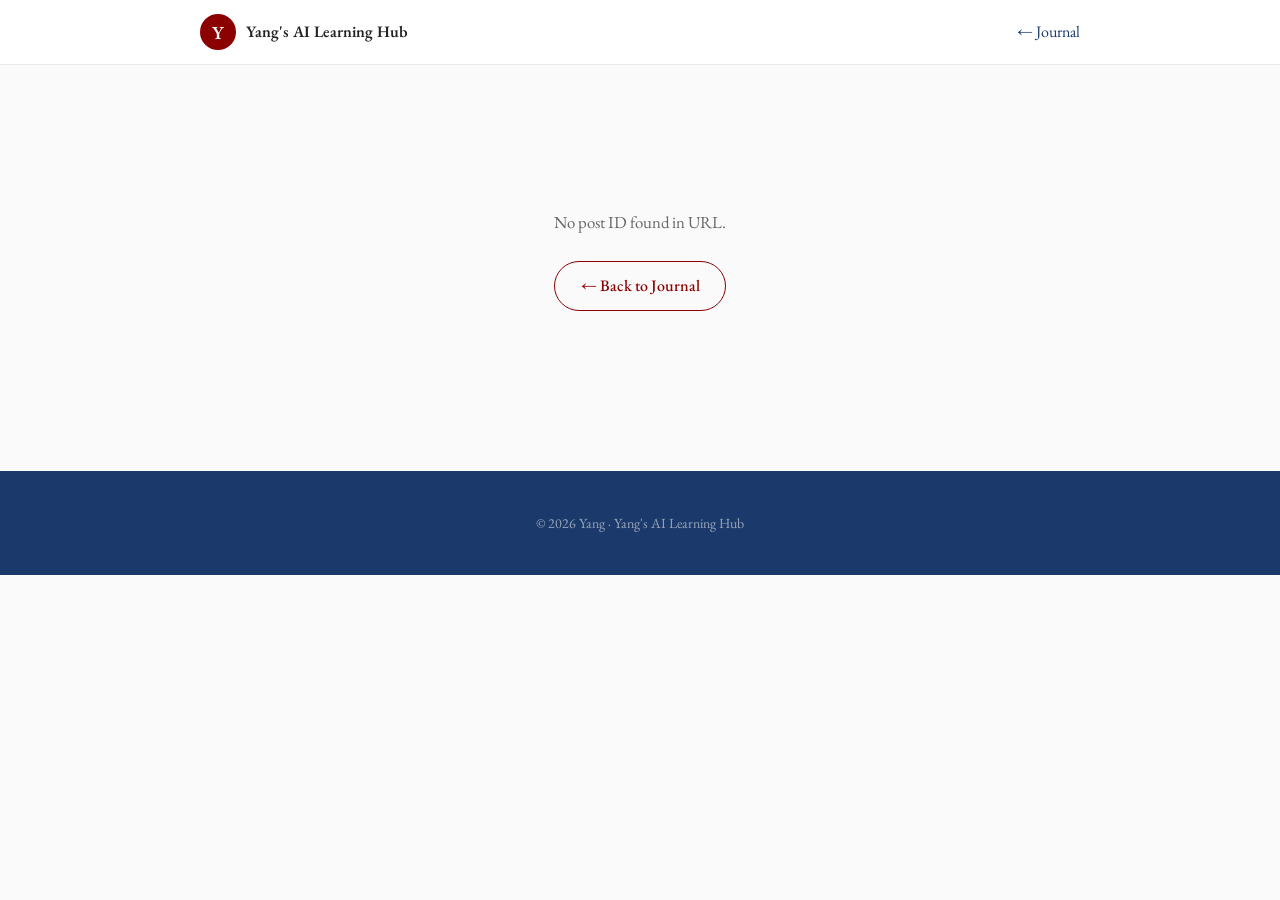
<file: post.html>
<!DOCTYPE html>
<html lang="en">
<head>
  <meta charset="UTF-8">
  <meta name="viewport" content="width=device-width, initial-scale=1.0">
  <meta name="description" content="">
  <title>Loading… — Yang's AI Learning Hub</title>
  <link rel="icon" href="assets/favicon.svg" type="image/svg+xml">
  <link rel="preconnect" href="https://fonts.googleapis.com">
  <link rel="preconnect" href="https://fonts.gstatic.com" crossorigin>
  <link href="https://fonts.googleapis.com/css2?family=EB+Garamond:wght@400;500;600&display=swap" rel="stylesheet">
  <link rel="stylesheet" href="css/styles.css">
  <link rel="stylesheet" href="css/post.css">
</head>
<body>

  <!-- Nav (back to journal) -->
  <nav aria-label="Primary navigation">
    <div class="nav-inner">
      <a href="index.html#journal" class="nav-logo" aria-label="Back to Yang's AI Learning Hub">
        <div class="logo-monogram" aria-hidden="true">Y</div>
        <span class="nav-logo-text">Yang's AI Learning Hub</span>
      </a>
      <ul class="nav-links" role="list">
        <li><a href="index.html#journal">&larr; Journal</a></li>
      </ul>
    </div>
  </nav>

  <main>
    <article id="post-content" class="post-wrap">
      <p style="color: var(--muted); text-align: center; padding: 4rem 0;">Loading&hellip;</p>
    </article>
  </main>

  <footer>
    <div class="footer-inner">
      <p class="footer-copy">&copy; 2026 Yang &middot; Yang's AI Learning Hub</p>
    </div>
  </footer>

  <script src="js/post-loader.js"></script>

</body>
</html>
</file>
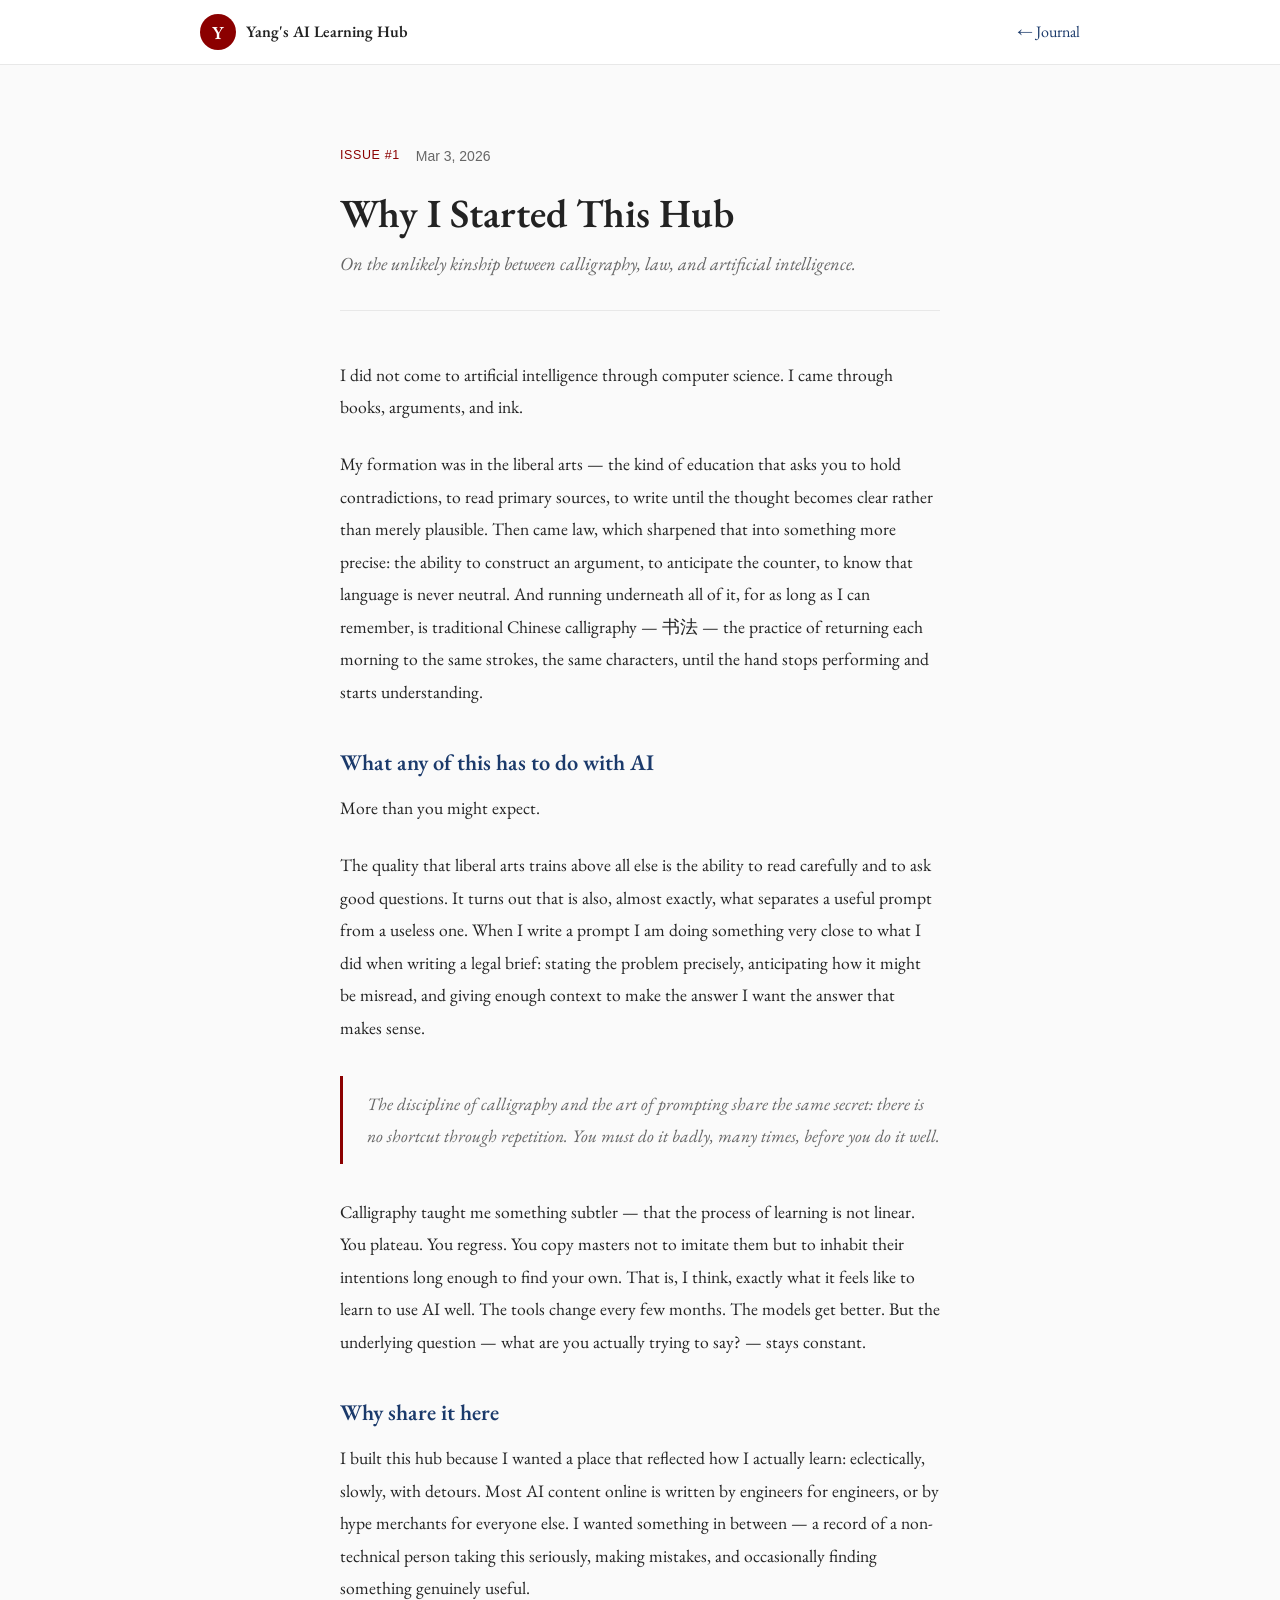
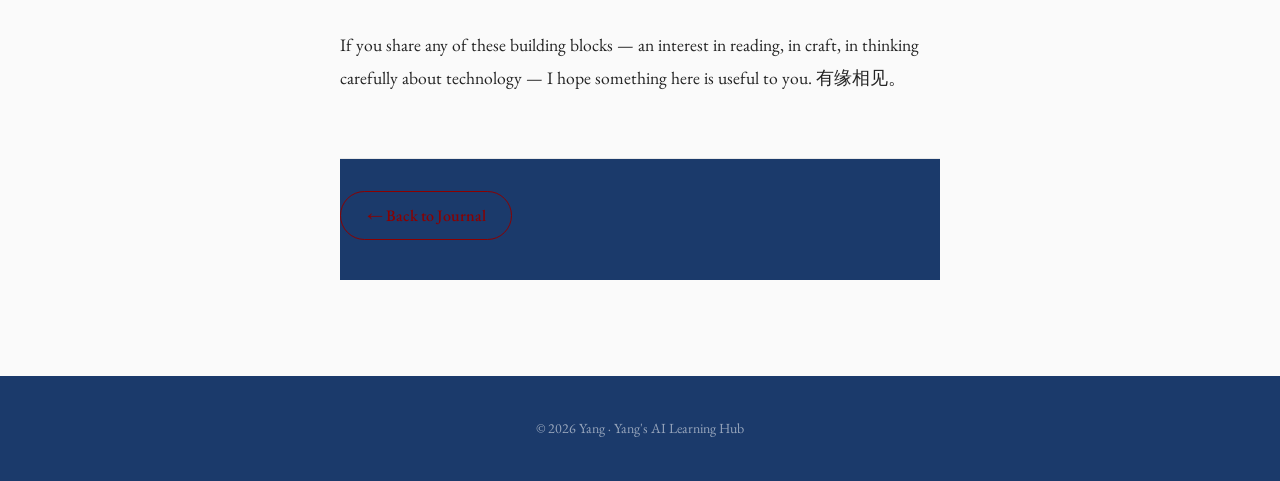
<file: posts/001-why-i-started.html>
<!DOCTYPE html>
<html lang="en">
<head>
  <meta charset="UTF-8">
  <meta name="viewport" content="width=device-width, initial-scale=1.0">
  <meta name="description" content="Why I started this hub — and what a liberal arts background, law, and calligraphy have to do with artificial intelligence.">
  <title>Why I Started This Hub — Yang's AI Learning Hub</title>
  <link rel="icon" href="../assets/favicon.svg" type="image/svg+xml">
  <link rel="preconnect" href="https://fonts.googleapis.com">
  <link rel="preconnect" href="https://fonts.gstatic.com" crossorigin>
  <link href="https://fonts.googleapis.com/css2?family=EB+Garamond:wght@400;500;600&display=swap" rel="stylesheet">
  <link rel="stylesheet" href="../css/styles.css">
  <link rel="stylesheet" href="../css/post.css">
</head>
<body>

  <nav aria-label="Primary navigation">
    <div class="nav-inner">
      <a href="../index.html#journal" class="nav-logo" aria-label="Back to Yang's AI Learning Hub">
        <div class="logo-monogram" aria-hidden="true">Y</div>
        <span class="nav-logo-text">Yang's AI Learning Hub</span>
      </a>
      <ul class="nav-links" role="list">
        <li><a href="../index.html#journal">&larr; Journal</a></li>
      </ul>
    </div>
  </nav>

  <main>
    <article class="post-wrap">

      <header class="post-header">
        <div class="post-kicker">
          <span class="journal-issue">Issue #1</span>
          <time class="journal-date" datetime="2026-03-03">Mar 3, 2026</time>
        </div>
        <h1 class="post-title">Why I Started This Hub</h1>
        <p class="post-subtitle">On the unlikely kinship between calligraphy, law, and artificial intelligence.</p>
      </header>

      <div class="post-body">

        <p>
          I did not come to artificial intelligence through computer science.
          I came through books, arguments, and ink.
        </p>

        <p>
          My formation was in the liberal arts — the kind of education that asks you
          to hold contradictions, to read primary sources, to write until the thought
          becomes clear rather than merely plausible. Then came law, which sharpened
          that into something more precise: the ability to construct an argument, to
          anticipate the counter, to know that language is never neutral.
          And running underneath all of it, for as long as I can remember, is
          traditional Chinese calligraphy — 书法 — the practice of returning
          each morning to the same strokes, the same characters, until the hand
          stops performing and starts understanding.
        </p>

        <h2>What any of this has to do with AI</h2>

        <p>
          More than you might expect.
        </p>

        <p>
          The quality that liberal arts trains above all else is the ability to read
          carefully and to ask good questions. It turns out that is also, almost exactly,
          what separates a useful prompt from a useless one. When I write a prompt I am
          doing something very close to what I did when writing a legal brief: stating
          the problem precisely, anticipating how it might be misread, and giving enough
          context to make the answer I want the answer that makes sense.
        </p>

        <blockquote>
          The discipline of calligraphy and the art of prompting share the same secret:
          there is no shortcut through repetition. You must do it badly, many times,
          before you do it well.
        </blockquote>

        <p>
          Calligraphy taught me something subtler — that the process of learning
          is not linear. You plateau. You regress. You copy masters not to imitate them
          but to inhabit their intentions long enough to find your own. That is, I think,
          exactly what it feels like to learn to use AI well. The tools change every few
          months. The models get better. But the underlying question — what are you
          actually trying to say? — stays constant.
        </p>

        <h2>Why share it here</h2>

        <p>
          I built this hub because I wanted a place that reflected how I actually learn:
          eclectically, slowly, with detours. Most AI content online is written by engineers
          for engineers, or by hype merchants for everyone else. I wanted something in between —
          a record of a non-technical person taking this seriously, making mistakes,
          and occasionally finding something genuinely useful.
        </p>

        <p>
          If you share any of these building blocks — an interest in reading, in craft,
          in thinking carefully about technology — I hope something here is useful to you.
          有缘相见。
        </p>

      </div>

      <footer class="post-footer">
        <a href="../index.html#journal" class="btn btn-ghost">&larr; Back to Journal</a>
      </footer>

    </article>
  </main>

  <footer>
    <div class="footer-inner">
      <p class="footer-copy">&copy; 2026 Yang &middot; Yang's AI Learning Hub</p>
    </div>
  </footer>

</body>
</html>
</file>
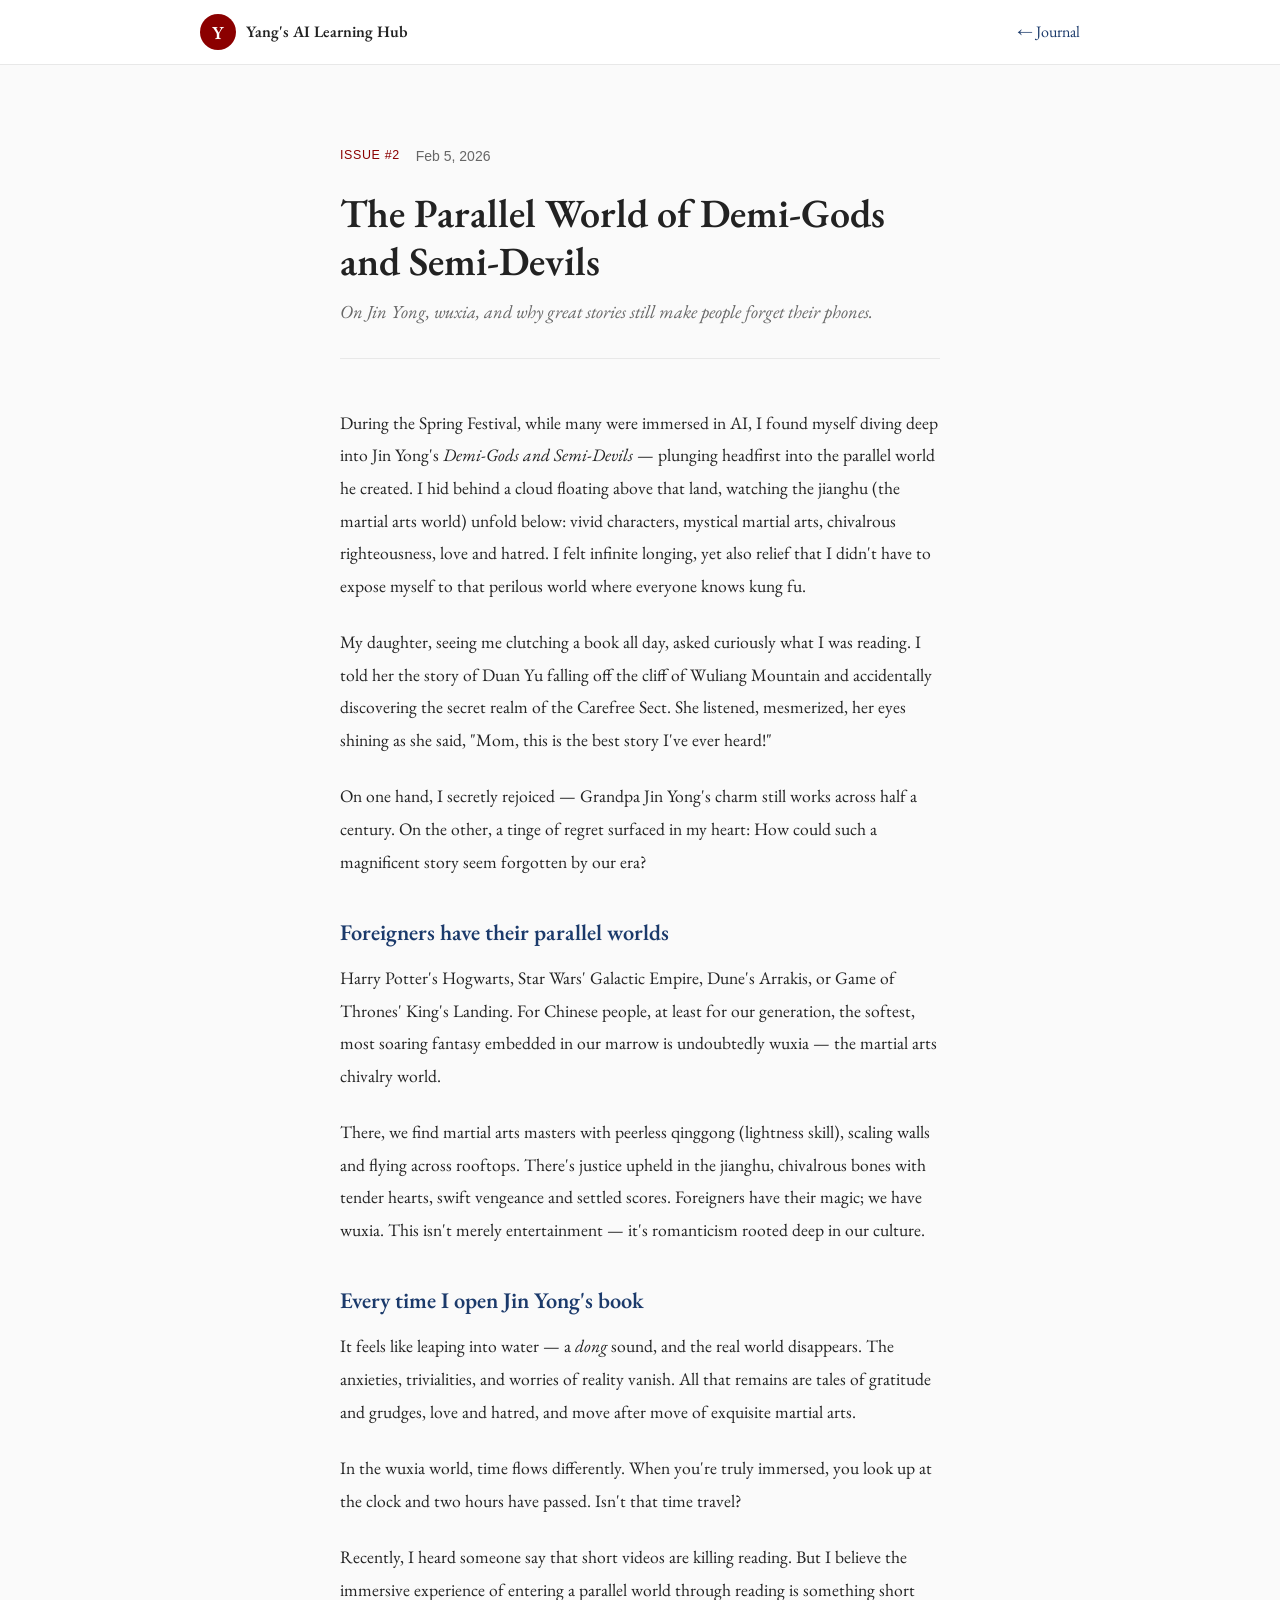
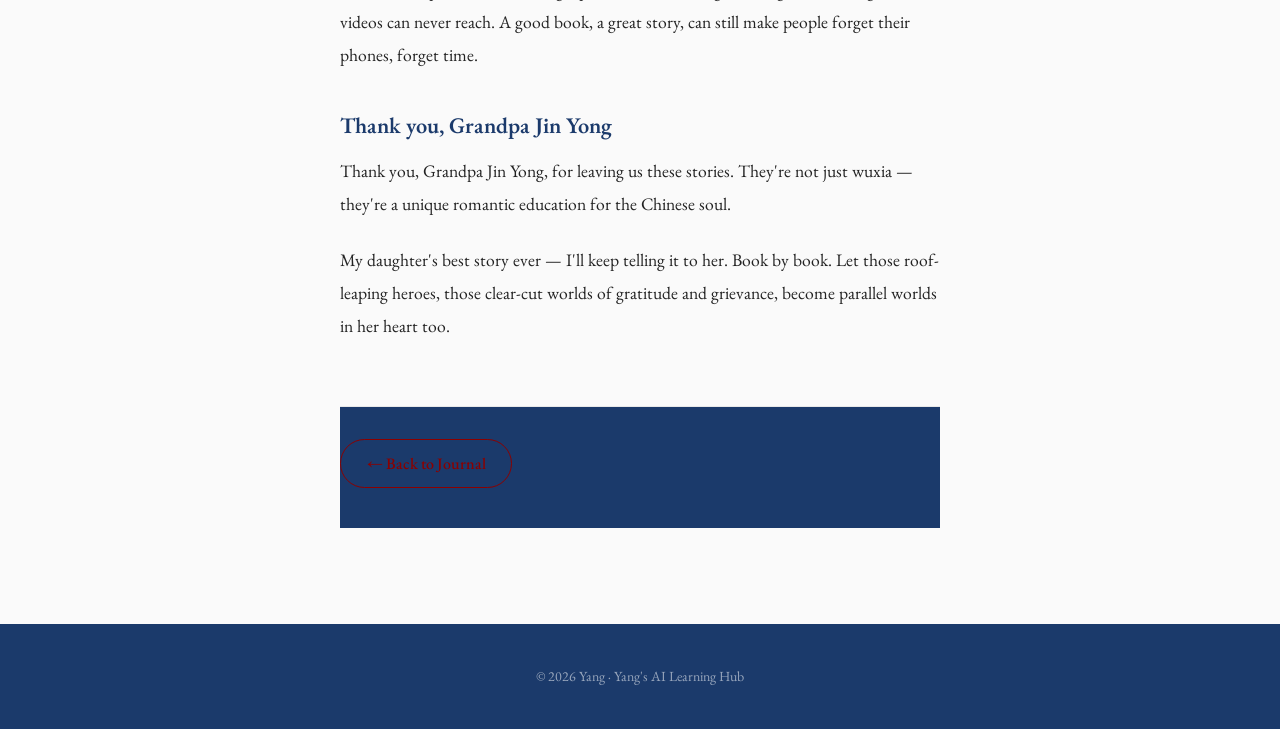
<file: posts/002-demi-gods-semi-devils.html>
<!DOCTYPE html>
<html lang="en">
<head>
  <meta charset="UTF-8">
  <meta name="viewport" content="width=device-width, initial-scale=1.0">
  <meta name="description" content="On Jin Yong's Demi-Gods and Semi-Devils, the wuxia parallel world, and why great stories still make people forget their phones.">
  <title>The Parallel World of Demi-Gods and Semi-Devils — Yang's AI Learning Hub</title>
  <link rel="icon" href="../assets/favicon.svg" type="image/svg+xml">
  <link rel="preconnect" href="https://fonts.googleapis.com">
  <link rel="preconnect" href="https://fonts.gstatic.com" crossorigin>
  <link href="https://fonts.googleapis.com/css2?family=EB+Garamond:wght@400;500;600&display=swap" rel="stylesheet">
  <link rel="stylesheet" href="../css/styles.css">
  <link rel="stylesheet" href="../css/post.css">
</head>
<body>

  <nav aria-label="Primary navigation">
    <div class="nav-inner">
      <a href="../index.html#journal" class="nav-logo" aria-label="Back to Yang's AI Learning Hub">
        <div class="logo-monogram" aria-hidden="true">Y</div>
        <span class="nav-logo-text">Yang's AI Learning Hub</span>
      </a>
      <ul class="nav-links" role="list">
        <li><a href="../index.html#journal">&larr; Journal</a></li>
      </ul>
    </div>
  </nav>

  <main>
    <article class="post-wrap">

      <header class="post-header">
        <div class="post-kicker">
          <span class="journal-issue">Issue #2</span>
          <time class="journal-date" datetime="2026-02-05">Feb 5, 2026</time>
        </div>
        <h1 class="post-title">The Parallel World of Demi-Gods and Semi-Devils</h1>
        <p class="post-subtitle">On Jin Yong, wuxia, and why great stories still make people forget their phones.</p>
      </header>

      <div class="post-body">

        <p>
          During the Spring Festival, while many were immersed in AI, I found myself
          diving deep into Jin Yong's <em>Demi-Gods and Semi-Devils</em> — plunging
          headfirst into the parallel world he created. I hid behind a cloud floating
          above that land, watching the jianghu (the martial arts world) unfold below:
          vivid characters, mystical martial arts, chivalrous righteousness, love and
          hatred. I felt infinite longing, yet also relief that I didn't have to expose
          myself to that perilous world where everyone knows kung fu.
        </p>

        <p>
          My daughter, seeing me clutching a book all day, asked curiously what I was
          reading. I told her the story of Duan Yu falling off the cliff of Wuliang
          Mountain and accidentally discovering the secret realm of the Carefree Sect.
          She listened, mesmerized, her eyes shining as she said,
          "Mom, this is the best story I've ever heard!"
        </p>

        <p>
          On one hand, I secretly rejoiced — Grandpa Jin Yong's charm still works
          across half a century. On the other, a tinge of regret surfaced in my heart:
          How could such a magnificent story seem forgotten by our era?
        </p>

        <h2>Foreigners have their parallel worlds</h2>

        <p>
          Harry Potter's Hogwarts, Star Wars' Galactic Empire, Dune's Arrakis, or
          Game of Thrones' King's Landing. For Chinese people, at least for our
          generation, the softest, most soaring fantasy embedded in our marrow is
          undoubtedly wuxia — the martial arts chivalry world.
        </p>

        <p>
          There, we find martial arts masters with peerless qinggong (lightness skill),
          scaling walls and flying across rooftops. There's justice upheld in the jianghu,
          chivalrous bones with tender hearts, swift vengeance and settled scores.
          Foreigners have their magic; we have wuxia. This isn't merely entertainment —
          it's romanticism rooted deep in our culture.
        </p>

        <h2>Every time I open Jin Yong's book</h2>

        <p>
          It feels like leaping into water — a <em>dong</em> sound, and the real world
          disappears. The anxieties, trivialities, and worries of reality vanish. All
          that remains are tales of gratitude and grudges, love and hatred, and move
          after move of exquisite martial arts.
        </p>

        <p>
          In the wuxia world, time flows differently. When you're truly immersed, you
          look up at the clock and two hours have passed. Isn't that time travel?
        </p>

        <p>
          Recently, I heard someone say that short videos are killing reading. But I
          believe the immersive experience of entering a parallel world through reading
          is something short videos can never reach. A good book, a great story, can
          still make people forget their phones, forget time.
        </p>

        <h2>Thank you, Grandpa Jin Yong</h2>

        <p>
          Thank you, Grandpa Jin Yong, for leaving us these stories. They're not just
          wuxia — they're a unique romantic education for the Chinese soul.
        </p>

        <p>
          My daughter's best story ever — I'll keep telling it to her. Book by book.
          Let those roof-leaping heroes, those clear-cut worlds of gratitude and
          grievance, become parallel worlds in her heart too.
        </p>

      </div>

      <footer class="post-footer">
        <a href="../index.html#journal" class="btn btn-ghost">&larr; Back to Journal</a>
      </footer>

    </article>
  </main>

  <footer>
    <div class="footer-inner">
      <p class="footer-copy">&copy; 2026 Yang &middot; Yang's AI Learning Hub</p>
    </div>
  </footer>

</body>
</html>
</file>
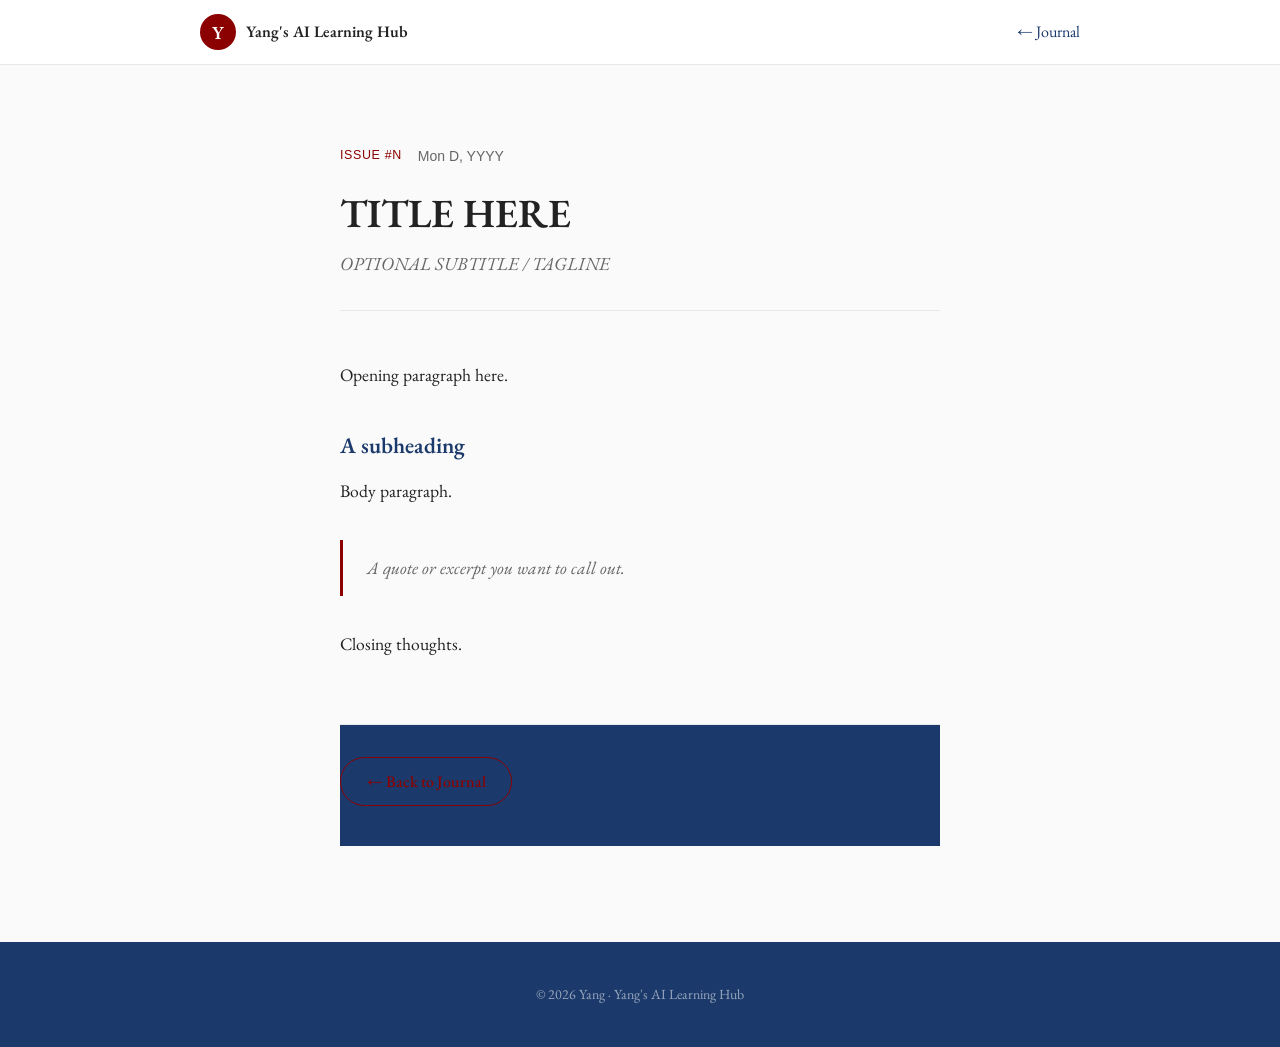
<file: posts/_template.html>
<!DOCTYPE html>
<html lang="en">
<head>
  <meta charset="UTF-8">
  <meta name="viewport" content="width=device-width, initial-scale=1.0">
  <meta name="description" content="DESCRIPTION HERE">
  <title>TITLE HERE — Yang's AI Learning Hub</title>
  <link rel="icon" href="../assets/favicon.svg" type="image/svg+xml">
  <link rel="preconnect" href="https://fonts.googleapis.com">
  <link rel="preconnect" href="https://fonts.gstatic.com" crossorigin>
  <link href="https://fonts.googleapis.com/css2?family=EB+Garamond:wght@400;500;600&display=swap" rel="stylesheet">
  <link rel="stylesheet" href="../css/styles.css">
  <link rel="stylesheet" href="../css/post.css">
</head>
<body>

  <!-- Nav (back to hub) -->
  <nav aria-label="Primary navigation">
    <div class="nav-inner">
      <a href="../index.html#journal" class="nav-logo" aria-label="Back to Yang's AI Learning Hub">
        <div class="logo-monogram" aria-hidden="true">Y</div>
        <span class="nav-logo-text">Yang's AI Learning Hub</span>
      </a>
      <ul class="nav-links" role="list">
        <li><a href="../index.html#journal">&larr; Journal</a></li>
      </ul>
    </div>
  </nav>

  <main>
    <article class="post-wrap">

      <!-- Header -->
      <header class="post-header">
        <div class="post-kicker">
          <span class="journal-issue">Issue #N</span>
          <time class="journal-date" datetime="YYYY-MM-DD">Mon D, YYYY</time>
        </div>
        <h1 class="post-title">TITLE HERE</h1>
        <p class="post-subtitle">OPTIONAL SUBTITLE / TAGLINE</p>
      </header>

      <!-- Body — write freely below, use <p>, <h2>, <h3>, <blockquote>, <ul> -->
      <div class="post-body">

        <p>
          Opening paragraph here.
        </p>

        <h2>A subheading</h2>

        <p>
          Body paragraph.
        </p>

        <blockquote>
          A quote or excerpt you want to call out.
        </blockquote>

        <p>
          Closing thoughts.
        </p>

      </div>

      <!-- Footer nav -->
      <footer class="post-footer">
        <a href="../index.html#journal" class="btn btn-ghost">&larr; Back to Journal</a>
      </footer>

    </article>
  </main>

  <footer>
    <div class="footer-inner">
      <p class="footer-copy">&copy; 2026 Yang &middot; Yang's AI Learning Hub</p>
    </div>
  </footer>

</body>
</html>
</file>
<file: css/styles.css>
/* ============================================================
   DESIGN TOKENS
   ============================================================ */
:root {
  --bg:       #FAFAFA;
  --white:    #FFFFFF;
  --primary:  #8B0000;
  --primary-dark: #6B0000;
  --accent:   #1B3A6B;
  --accent-light: #E8EEF8;
  --text:     #222222;
  --muted:    #666666;
  --border:   #E8E8E8;

  --font-serif: "EB Garamond", Garamond, "Times New Roman", serif;
  --font-cjk:   "Microsoft YaHei", "微软雅黑", sans-serif;

  --max-width: 960px;
  --section-pad: 6rem 0;
  --card-pad: 1.75rem;
  --radius-card: 12px;
  --radius-pill: 9999px;

  --shadow-card: 0 2px 12px rgba(0,0,0,0.07);
  --shadow-card-hover: 0 6px 24px rgba(0,0,0,0.13);
}

/* ============================================================
   RESET & BASE
   ============================================================ */
*, *::before, *::after {
  box-sizing: border-box;
  margin: 0;
  padding: 0;
}

html {
  scroll-behavior: smooth;
  font-size: 16px;
}

body {
  background: var(--bg);
  color: var(--text);
  font-family: var(--font-serif);
  font-size: 1.05rem;
  line-height: 1.75;
  -webkit-font-smoothing: antialiased;
}

a {
  color: inherit;
  text-decoration: none;
}

img, svg { display: block; max-width: 100%; }

h1, h2, h3, h4 {
  font-family: var(--font-serif);
  font-weight: 600;
  line-height: 1.25;
  color: var(--text);
}

h1 { font-size: 3rem; }
h2 { font-size: 2rem;   color: var(--accent); }
h3 { font-size: 1.4rem; }

p { font-size: 1.05rem; color: var(--text); }

/* ============================================================
   LAYOUT HELPERS
   ============================================================ */
.container {
  max-width: var(--max-width);
  margin: 0 auto;
  padding: 0 2.5rem;
}

.section {
  padding: var(--section-pad);
}

/* ============================================================
   BUTTONS
   ============================================================ */
.btn {
  display: inline-block;
  padding: 0.6rem 1.6rem;
  border-radius: var(--radius-pill);
  font-family: var(--font-serif);
  font-size: 1rem;
  font-weight: 500;
  cursor: pointer;
  transition: background 0.18s, color 0.18s, transform 0.15s, box-shadow 0.18s;
  border: none;
  text-decoration: none;
}

.btn-primary {
  background: var(--primary);
  color: var(--white);
}

.btn-primary:hover {
  background: var(--primary-dark);
  transform: translateY(-1px);
  box-shadow: 0 4px 12px rgba(139,0,0,0.25);
}

.btn-ghost {
  background: transparent;
  color: var(--primary);
  border: 1.5px solid var(--primary);
}

.btn-ghost:hover {
  background: var(--primary);
  color: var(--white);
  transform: translateY(-1px);
}

/* ============================================================
   NAVIGATION
   ============================================================ */
nav {
  position: sticky;
  top: 0;
  z-index: 100;
  background: var(--white);
  box-shadow: 0 1px 0 var(--border);
}

.nav-inner {
  max-width: var(--max-width);
  margin: 0 auto;
  padding: 0 2.5rem;
  height: 64px;
  display: flex;
  align-items: center;
  justify-content: space-between;
}

/* Logo */
.nav-logo {
  display: flex;
  align-items: center;
  gap: 0.65rem;
  text-decoration: none;
  color: var(--text);
}

.logo-monogram {
  width: 36px;
  height: 36px;
  border-radius: 50%;
  background: var(--primary);
  display: flex;
  align-items: center;
  justify-content: center;
  color: white;
  font-family: var(--font-serif);
  font-size: 1.15rem;
  font-weight: 600;
  flex-shrink: 0;
}

.nav-logo-text {
  font-family: var(--font-serif);
  font-size: 1rem;
  font-weight: 600;
  color: var(--text);
  white-space: nowrap;
}

/* Nav links */
.nav-links {
  display: flex;
  align-items: center;
  gap: 2rem;
  list-style: none;
}

.nav-links a {
  font-family: var(--font-serif);
  font-size: 1rem;
  color: var(--accent);
  text-decoration: none;
  position: relative;
  padding-bottom: 2px;
  transition: color 0.15s;
}

.nav-links a::after {
  content: '';
  position: absolute;
  bottom: 0;
  left: 0;
  width: 0;
  height: 1.5px;
  background: var(--primary);
  transition: width 0.2s;
}

.nav-links a:hover { color: var(--primary); }
.nav-links a:hover::after { width: 100%; }
.nav-links a.active { color: var(--primary); }
.nav-links a.active::after { width: 100%; }

/* Hamburger */
.nav-hamburger {
  display: none;
  flex-direction: column;
  gap: 5px;
  cursor: pointer;
  background: none;
  border: none;
  padding: 4px;
}

.nav-hamburger span {
  display: block;
  width: 24px;
  height: 2px;
  background: var(--text);
  border-radius: 2px;
  transition: transform 0.2s, opacity 0.2s;
}

/* Mobile nav dropdown */
.nav-mobile {
  display: none;
  flex-direction: column;
  background: var(--white);
  border-top: 1px solid var(--border);
  padding: 1rem 2.5rem;
  gap: 1rem;
}

.nav-mobile a {
  color: var(--accent);
  font-size: 1.05rem;
  font-family: var(--font-serif);
  padding: 0.25rem 0;
}

.nav-mobile a:hover { color: var(--primary); }
.nav-mobile.open { display: flex; }

/* ============================================================
   HERO / ABOUT
   ============================================================ */
#about {
  padding: 7rem 0 6rem;
  text-align: center;
}

.hero-inner {
  max-width: 680px;
  margin: 0 auto;
  padding: 0 2.5rem;
}

/* Portrait */
.hero-portrait-wrap {
  margin: 0 auto 2rem;
  width: 156px;
  height: 156px;
  border-radius: 50%;
  padding: 3px;
  background: linear-gradient(135deg, #8B0000 0%, #1B3A6B 100%);
}

.hero-portrait {
  width: 100%;
  height: 100%;
  border-radius: 50%;
  object-fit: cover;
  object-position: center 18%;
  border: 3px solid var(--white);
  display: block;
}

.hero-eyebrow {
  display: inline-block;
  font-family: var(--font-cjk);
  font-size: 0.875rem;
  color: var(--primary);
  letter-spacing: 0.1em;
  text-transform: uppercase;
  margin-bottom: 1.25rem;
  border: 1px solid var(--primary);
  padding: 0.2rem 0.9rem;
  border-radius: var(--radius-pill);
}

#about h1 {
  font-family: var(--font-serif);
  font-size: clamp(2rem, 5vw, 3rem);
  color: var(--text);
  margin-bottom: 1rem;
}

.hero-tagline {
  font-family: var(--font-cjk);
  font-size: 1.25rem;
  color: var(--accent);
  margin-bottom: 1.75rem;
  letter-spacing: 0.02em;
}

.hero-bio {
  font-size: 1.05rem;
  color: var(--muted);
  line-height: 1.8;
  margin-bottom: 2.25rem;
  font-family: var(--font-serif);
}

/* ============================================================
   SECTION HEADINGS
   ============================================================ */
.section-heading {
  display: flex;
  align-items: baseline;
  gap: 1rem;
  margin-bottom: 2.75rem;
}

.section-heading h2 {
  font-size: 2rem;
  color: var(--accent);
}

.section-heading-line {
  flex: 1;
  height: 1px;
  background: var(--border);
}

/* ============================================================
   TABS (Resources)
   ============================================================ */
.tab-bar {
  display: flex;
  gap: 0;
  border-bottom: 2px solid var(--border);
  margin-bottom: 2.5rem;
  overflow-x: auto;
  scrollbar-width: none;
}

.tab-bar::-webkit-scrollbar { display: none; }

.tab-btn {
  background: none;
  border: none;
  padding: 0.75rem 1.5rem;
  font-family: var(--font-serif);
  font-size: 1rem;
  color: var(--muted);
  cursor: pointer;
  position: relative;
  white-space: nowrap;
  transition: color 0.15s;
  border-bottom: 2px solid transparent;
  margin-bottom: -2px;
}

.tab-btn:hover { color: var(--accent); }

.tab-btn.active {
  color: var(--primary);
  border-bottom-color: var(--primary);
  font-weight: 600;
}

.tab-panel { display: none; }
.tab-panel.active { display: block; }

/* ============================================================
   CARD GRID
   ============================================================ */
.card-grid {
  display: grid;
  grid-template-columns: repeat(3, 1fr);
  gap: 1.5rem;
}

.card {
  background: var(--white);
  border-radius: var(--radius-card);
  padding: var(--card-pad);
  box-shadow: var(--shadow-card);
  display: flex;
  flex-direction: column;
  gap: 0.75rem;
  transition: box-shadow 0.2s, transform 0.18s;
  border: 1px solid var(--border);
}

.card:hover {
  box-shadow: var(--shadow-card-hover);
  transform: translateY(-2px);
}

.card-icon {
  font-size: 1.75rem;
  line-height: 1;
}

.card-title {
  font-family: var(--font-serif);
  font-size: 1.1rem;
  font-weight: 600;
  color: var(--text);
  line-height: 1.35;
}

.card-meta {
  font-family: var(--font-cjk);
  font-size: 0.875rem;
  color: var(--muted);
  line-height: 1.6;
}

.card-footer {
  margin-top: auto;
  padding-top: 0.5rem;
}

/* ============================================================
   WORKS SECTION
   ============================================================ */
.work-card {
  background: var(--white);
  border-radius: var(--radius-card);
  padding: var(--card-pad);
  box-shadow: var(--shadow-card);
  display: flex;
  flex-direction: column;
  gap: 0.9rem;
  transition: box-shadow 0.2s, transform 0.18s;
  border: 1px solid var(--border);
}

.work-card:hover {
  box-shadow: var(--shadow-card-hover);
  transform: translateY(-2px);
}

.work-title {
  font-family: var(--font-serif);
  font-size: 1.2rem;
  font-weight: 600;
  color: var(--text);
}

.work-desc {
  font-size: 0.975rem;
  color: var(--muted);
  line-height: 1.7;
  font-family: var(--font-serif);
}

.work-tags {
  display: flex;
  flex-wrap: wrap;
  gap: 0.5rem;
}

.tag {
  font-family: var(--font-cjk);
  font-size: 0.78rem;
  padding: 0.2rem 0.7rem;
  background: var(--accent-light);
  color: var(--accent);
  border-radius: var(--radius-pill);
  font-weight: 500;
}

.work-card .card-footer {
  margin-top: auto;
}

/* ============================================================
   JOURNAL
   ============================================================ */
.journal-standfirst {
  font-family: var(--font-serif);
  font-size: 1.05rem;
  color: var(--muted);
  margin-bottom: 3rem;
  max-width: 560px;
  line-height: 1.75;
}

.journal-feed {
  display: flex;
  flex-direction: column;
  gap: 0;
  max-width: 720px;
}

.journal-entry {
  display: grid;
  grid-template-columns: 140px 1fr;
  gap: 0 2.5rem;
  padding: 2rem 0;
  border-top: 1px solid var(--border);
  transition: background 0.15s;
}

.journal-entry:last-child {
  border-bottom: 1px solid var(--border);
}

.journal-meta {
  display: flex;
  flex-direction: column;
  gap: 0.3rem;
  padding-top: 0.2rem;
}

.journal-issue {
  font-family: var(--font-cjk);
  font-size: 0.78rem;
  font-weight: 500;
  color: var(--primary);
  text-transform: uppercase;
  letter-spacing: 0.05em;
}

.journal-date {
  font-family: var(--font-cjk);
  font-size: 0.875rem;
  color: var(--muted);
}

.journal-body {
  display: flex;
  flex-direction: column;
  gap: 0.6rem;
}

.journal-title {
  font-family: var(--font-serif);
  font-size: 1.25rem;
  font-weight: 600;
  line-height: 1.3;
}

.journal-title a {
  color: var(--text);
  text-decoration: none;
  transition: color 0.15s;
}

.journal-title a:hover { color: var(--primary); }

.journal-excerpt {
  font-family: var(--font-serif);
  font-size: 1rem;
  color: var(--muted);
  line-height: 1.75;
}

.journal-read-more {
  font-family: var(--font-serif);
  font-size: 0.95rem;
  color: var(--primary);
  text-decoration: none;
  font-weight: 500;
  align-self: flex-start;
  transition: gap 0.15s, letter-spacing 0.15s;
}

.journal-read-more:hover { letter-spacing: 0.02em; }

@media (max-width: 600px) {
  .journal-entry {
    grid-template-columns: 1fr;
    gap: 0.75rem;
  }

  .journal-meta {
    flex-direction: row;
    align-items: center;
    gap: 0.75rem;
  }
}

/* ============================================================
   BRAND / CONNECT SECTION
   ============================================================ */
#brand {
  background: var(--white);
  border-top: 1px solid var(--border);
  border-bottom: 1px solid var(--border);
}

.brand-grid {
  display: grid;
  grid-template-columns: 1fr 1fr;
  gap: 4rem;
  align-items: start;
}

.brand-heading {
  font-size: 1.2rem;
  font-weight: 600;
  color: var(--accent);
  margin-bottom: 1.5rem;
}

.social-links {
  display: flex;
  flex-direction: column;
  gap: 1rem;
}

.social-link {
  display: flex;
  align-items: center;
  gap: 0.75rem;
  color: var(--accent);
  font-family: var(--font-serif);
  font-size: 1rem;
  transition: color 0.15s, gap 0.15s;
  text-decoration: none;
}

.social-link:hover { color: var(--primary); gap: 0.9rem; }

.social-icon {
  width: 36px;
  height: 36px;
  border-radius: 50%;
  background: var(--accent-light);
  display: flex;
  align-items: center;
  justify-content: center;
  font-size: 1rem;
  flex-shrink: 0;
  transition: background 0.15s;
}

.social-link:hover .social-icon {
  background: var(--primary);
  color: white;
}

.brand-note {
  font-size: 0.975rem;
  color: var(--muted);
  line-height: 1.8;
  font-family: var(--font-serif);
  margin-bottom: 1.25rem;
}

.brand-resources {
  display: flex;
  flex-direction: column;
  gap: 0.75rem;
  margin-top: 1.25rem;
}

.brand-resource-item {
  display: flex;
  align-items: center;
  gap: 0.6rem;
  font-size: 0.975rem;
  color: var(--muted);
}

.brand-resource-item span.dot {
  width: 6px;
  height: 6px;
  border-radius: 50%;
  background: var(--primary);
  flex-shrink: 0;
}

/* ============================================================
   FOOTER
   ============================================================ */
footer {
  background: var(--accent);
  color: rgba(255,255,255,0.85);
  padding: 2.5rem 0;
}

.footer-inner {
  max-width: var(--max-width);
  margin: 0 auto;
  padding: 0 2.5rem;
  text-align: center;
  display: flex;
  flex-direction: column;
  align-items: center;
  gap: 1.25rem;
}

.footer-social {
  display: flex;
  gap: 1.25rem;
}

.footer-social a {
  color: rgba(255,255,255,0.7);
  font-size: 1.1rem;
  width: 36px;
  height: 36px;
  border-radius: 50%;
  border: 1px solid rgba(255,255,255,0.25);
  display: flex;
  align-items: center;
  justify-content: center;
  transition: color 0.15s, border-color 0.15s, background 0.15s;
  text-decoration: none;
}

.footer-social a:hover {
  color: white;
  border-color: white;
  background: rgba(255,255,255,0.1);
}

.footer-copy {
  font-family: var(--font-serif);
  font-size: 0.875rem;
  color: rgba(255,255,255,0.55);
}

/* ============================================================
   DIVIDER
   ============================================================ */
.section-divider {
  width: 48px;
  height: 3px;
  background: var(--primary);
  border-radius: 2px;
  margin: 0 auto 3rem;
}

/* ============================================================
   RESPONSIVE — Tablet (≤768px)
   ============================================================ */
@media (max-width: 768px) {
  h1 { font-size: 2.2rem; }
  h2 { font-size: 1.65rem; }

  .nav-links { display: none; }
  .nav-hamburger { display: flex; }

  .card-grid {
    grid-template-columns: repeat(2, 1fr);
  }

  .brand-grid {
    grid-template-columns: 1fr;
    gap: 2.5rem;
  }
}

/* ============================================================
   RESPONSIVE — Mobile (≤480px)
   ============================================================ */
@media (max-width: 480px) {
  .container { padding: 0 1.25rem; }
  .hero-inner { padding: 0 1.25rem; }
  .nav-inner { padding: 0 1.25rem; }
  .nav-mobile { padding: 1rem 1.25rem; }
  .footer-inner { padding: 0 1.25rem; }

  h1 { font-size: 1.9rem; }

  .card-grid {
    grid-template-columns: 1fr;
  }

  .tab-btn { padding: 0.65rem 1rem; font-size: 0.9rem; }
  .section { padding: 4rem 0; }
  #about { padding: 4.5rem 0 4rem; }
}

/* ============================================================
   SCROLL-SPY ACTIVE STATE
   ============================================================ */
.nav-links a.scroll-active {
  color: var(--primary);
}

.nav-links a.scroll-active::after {
  width: 100%;
}
</file>
<file: css/post.css>
/* ============================================================
   POST / JOURNAL ENTRY PAGE STYLES
   ============================================================ */

.post-wrap {
  max-width: 680px;
  margin: 0 auto;
  padding: 5rem 2.5rem 6rem;
}

/* Header */
.post-header {
  margin-bottom: 3rem;
  padding-bottom: 2rem;
  border-bottom: 1px solid var(--border);
}

.post-kicker {
  display: flex;
  align-items: center;
  gap: 1rem;
  margin-bottom: 1.25rem;
}

.post-title {
  font-family: var(--font-serif);
  font-size: clamp(1.75rem, 4vw, 2.5rem);
  font-weight: 600;
  line-height: 1.2;
  color: var(--text);
  margin-bottom: 0.75rem;
}

.post-subtitle {
  font-family: var(--font-serif);
  font-size: 1.15rem;
  color: var(--muted);
  line-height: 1.6;
  font-style: italic;
}

/* Body */
.post-body {
  font-family: var(--font-serif);
  font-size: 1.1rem;
  line-height: 1.85;
  color: var(--text);
}

.post-body p {
  font-size: 1.1rem;
  margin-bottom: 1.5rem;
}

.post-body h2 {
  font-size: 1.4rem;
  color: var(--accent);
  margin: 2.5rem 0 1rem;
}

.post-body h3 {
  font-size: 1.15rem;
  color: var(--text);
  margin: 2rem 0 0.75rem;
}

.post-body ul,
.post-body ol {
  padding-left: 1.5rem;
  margin-bottom: 1.5rem;
}

.post-body li {
  margin-bottom: 0.5rem;
  font-size: 1.1rem;
  line-height: 1.8;
}

.post-body blockquote {
  border-left: 3px solid var(--primary);
  margin: 2rem 0;
  padding: 0.75rem 0 0.75rem 1.5rem;
  font-style: italic;
  color: var(--muted);
  font-size: 1.1rem;
  line-height: 1.8;
}

.post-body a {
  color: var(--primary);
  text-decoration: underline;
  text-underline-offset: 3px;
}

.post-body a:hover { color: var(--primary-dark); }

/* Footer */
.post-footer {
  margin-top: 4rem;
  padding-top: 2rem;
  border-top: 1px solid var(--border);
}

@media (max-width: 480px) {
  .post-wrap { padding: 3rem 1.25rem 4rem; }
  .post-body { font-size: 1rem; }
  .post-body p { font-size: 1rem; }
}
</file>
